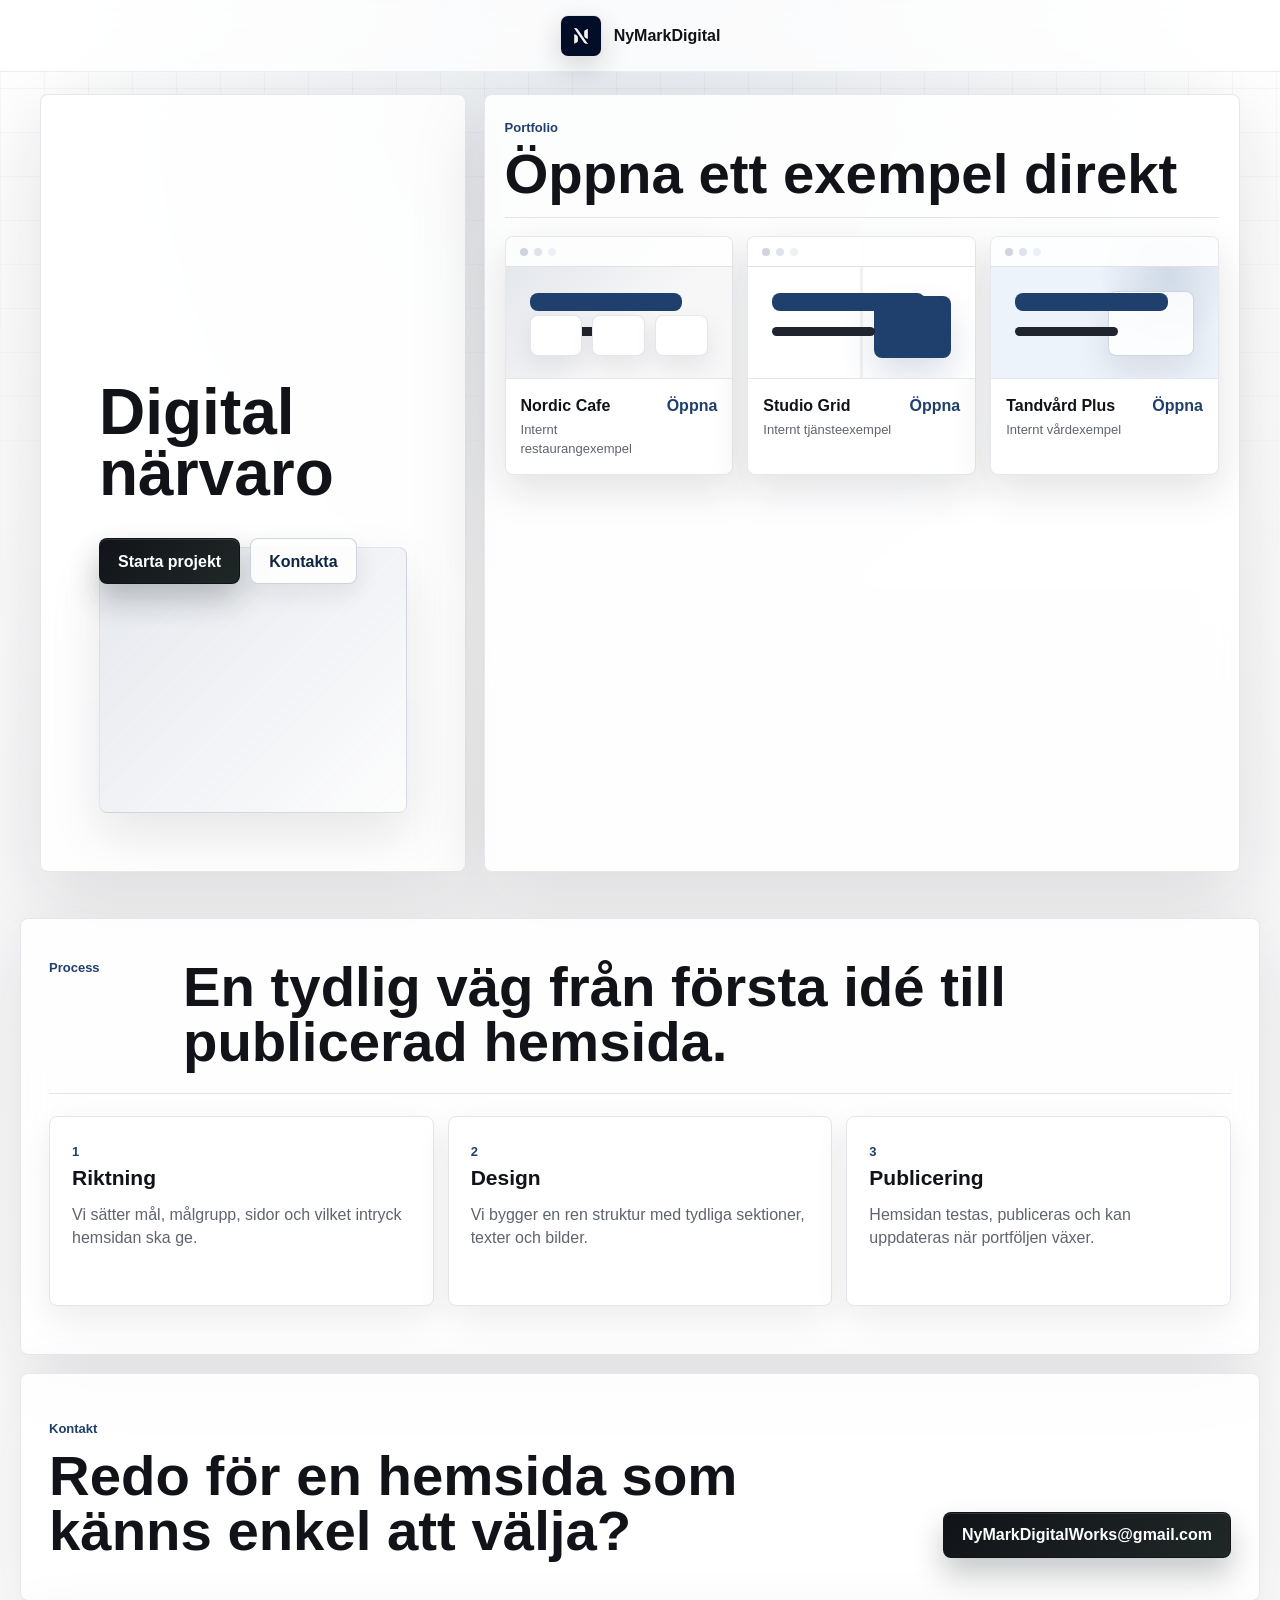
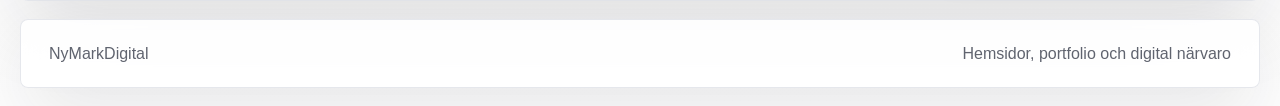
<file: index.html>
<!doctype html>
<html lang="sv">
  <head>
    <meta charset="utf-8" />
    <meta name="viewport" content="width=device-width, initial-scale=1" />
    <title>NyMarkDigital | Hemsidor med portfolio i fokus</title>
    <meta
      name="description"
      content="NyMarkDigital bygger rena, snabba och användarvänliga hemsidor. Utforska portföljen och öppna exempel direkt."
    />
    <link rel="icon" href="assets/nymarkdigital-logo.png" />
    <link rel="stylesheet" href="styles.css" />
  </head>
  <body>
    <header class="site-header">
      <a class="brand" href="index.html" aria-label="NyMarkDigital startsida">
        <img src="assets/nymarkdigital-logo.png" alt="NyMarkDigital logotyp" />
        <span>NyMarkDigital</span>
      </a>
    </header>

    <main>
      <section class="workspace" aria-labelledby="hero-title">
        <div class="intro-panel">
          <h1 id="hero-title"><span>Digital</span><span>närvaro</span></h1>
          <div class="intro-actions">
            <a class="primary-link" href="mailto:NyMarkDigitalWorks@gmail.com">Starta projekt</a>
            <a class="secondary-link" href="mailto:NyMarkDigitalWorks@gmail.com">Kontakta</a>
          </div>
        </div>

        <section class="portfolio-panel" id="portfolio" aria-labelledby="portfolio-title">
          <div class="panel-header">
            <div>
              <span>Portfolio</span>
              <h2 id="portfolio-title">Öppna ett exempel direkt</h2>
            </div>
          </div>

          <div class="portfolio-grid">
            <a class="work-card" href="examples/nordic-cafe/index.html">
              <span class="work-thumb thumb-cafe" aria-hidden="true">
                <span class="browser-bar"></span>
                <span class="thumb-line wide"></span>
                <span class="thumb-line"></span>
                <span class="thumb-row">
                  <span></span>
                  <span></span>
                  <span></span>
                </span>
              </span>
              <span class="work-meta">
                <span>
                  <strong>Nordic Cafe</strong>
                  <small>Internt restaurangexempel</small>
                </span>
                <span class="work-type">Öppna</span>
              </span>
            </a>

            <a class="work-card" href="examples/studio-grid/index.html">
              <span class="work-thumb thumb-studio" aria-hidden="true">
                <span class="browser-bar"></span>
                <span class="poster-block"></span>
                <span class="thumb-line wide"></span>
                <span class="thumb-line"></span>
              </span>
              <span class="work-meta">
                <span>
                  <strong>Studio Grid</strong>
                  <small>Internt tjänsteexempel</small>
                </span>
                <span class="work-type">Öppna</span>
              </span>
            </a>

            <a class="work-card" href="examples/tandvard-plus/index.html">
              <span class="work-thumb thumb-care" aria-hidden="true">
                <span class="browser-bar"></span>
                <span class="split-panel"></span>
                <span class="thumb-line wide"></span>
                <span class="thumb-line"></span>
              </span>
              <span class="work-meta">
                <span>
                  <strong>Tandvård Plus</strong>
                  <small>Internt vårdexempel</small>
                </span>
                <span class="work-type">Öppna</span>
              </span>
            </a>
          </div>
        </section>
      </section>

      <section class="process-section" id="process" aria-labelledby="process-title">
        <div class="section-heading">
          <span>Process</span>
          <h2 id="process-title">En tydlig väg från första idé till publicerad hemsida.</h2>
        </div>
        <div class="process-grid">
          <article>
            <span>1</span>
            <h3>Riktning</h3>
            <p>Vi sätter mål, målgrupp, sidor och vilket intryck hemsidan ska ge.</p>
          </article>
          <article>
            <span>2</span>
            <h3>Design</h3>
            <p>Vi bygger en ren struktur med tydliga sektioner, texter och bilder.</p>
          </article>
          <article>
            <span>3</span>
            <h3>Publicering</h3>
            <p>Hemsidan testas, publiceras och kan uppdateras när portföljen växer.</p>
          </article>
        </div>
      </section>

      <section class="contact-section" id="kontakt" aria-labelledby="contact-title">
        <div>
          <span>Kontakt</span>
          <h2 id="contact-title">Redo för en hemsida som känns enkel att välja?</h2>
        </div>
        <a class="primary-link" href="mailto:NyMarkDigitalWorks@gmail.com">NyMarkDigitalWorks@gmail.com</a>
      </section>
    </main>

    <footer class="site-footer">
      <span>NyMarkDigital</span>
      <span>Hemsidor, portfolio och digital närvaro</span>
    </footer>

  </body>
</html>
</file>
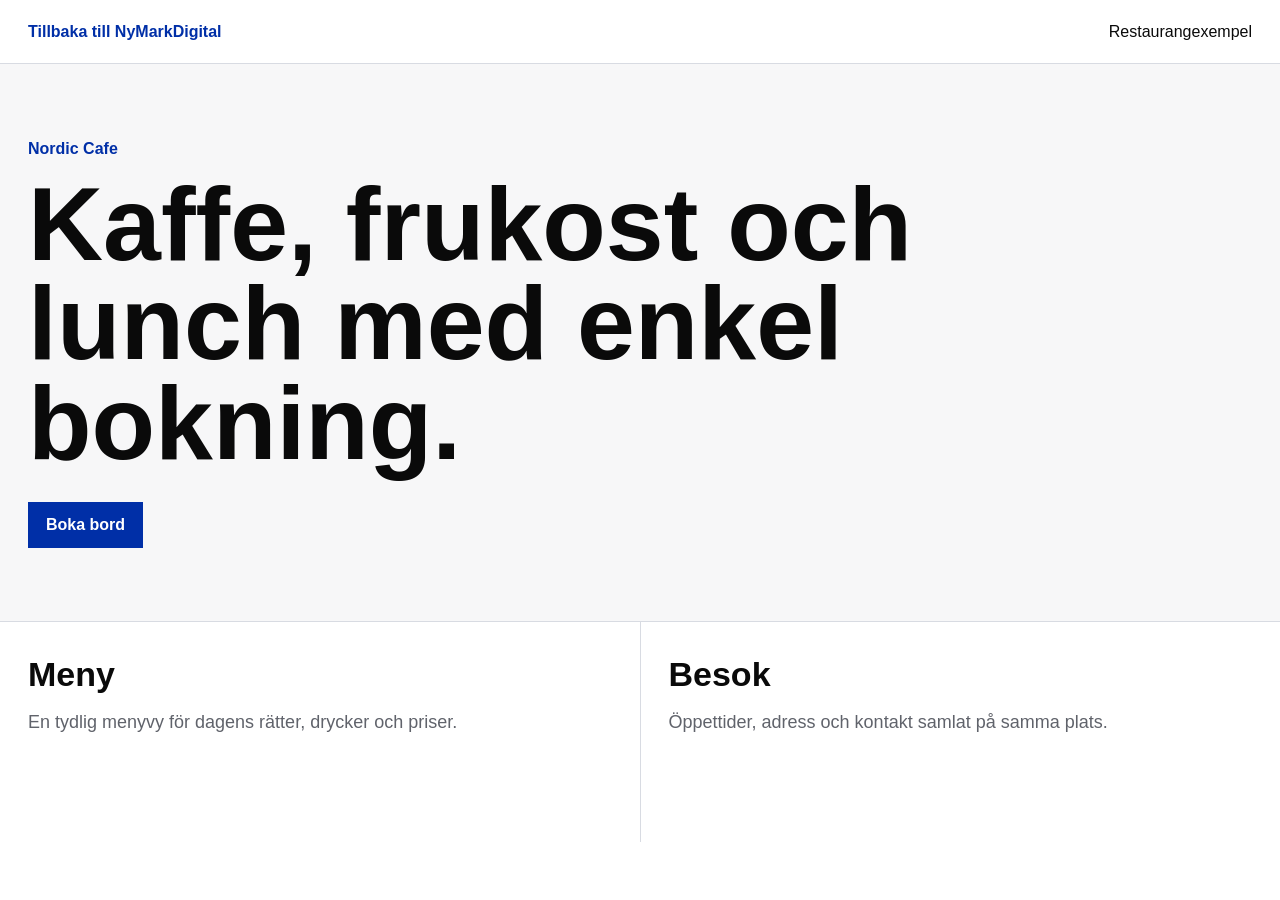
<file: examples/nordic-cafe/index.html>
<!doctype html>
<html lang="sv">
  <head>
    <meta charset="utf-8" />
    <meta name="viewport" content="width=device-width, initial-scale=1" />
    <title>Nordic Cafe | NyMarkDigital exempel</title>
    <link rel="stylesheet" href="../shared-example.css" />
  </head>
  <body class="example-page cafe">
    <header>
      <a href="../../index.html">Tillbaka till NyMarkDigital</a>
      <span>Restaurangexempel</span>
    </header>
    <main>
      <section class="example-hero">
        <p>Nordic Cafe</p>
        <h1>Kaffe, frukost och lunch med enkel bokning.</h1>
        <a href="mailto:kontakt@nymarkdigital.se">Boka bord</a>
      </section>
      <section class="example-grid">
        <article>
          <h2>Meny</h2>
          <p>En tydlig menyvy för dagens rätter, drycker och priser.</p>
        </article>
        <article>
          <h2>Besok</h2>
          <p>Öppettider, adress och kontakt samlat på samma plats.</p>
        </article>
      </section>
    </main>
  </body>
</html>
</file>
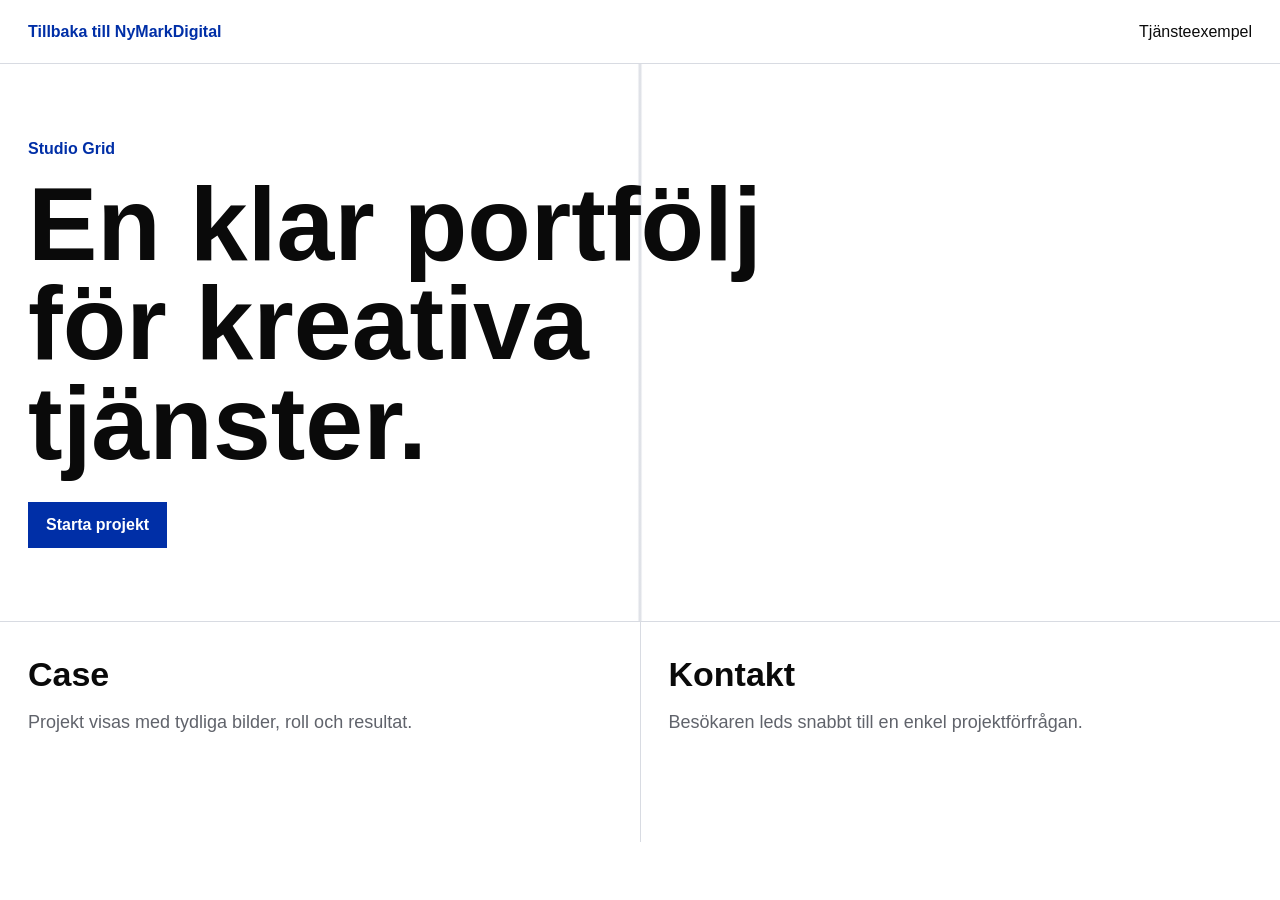
<file: examples/studio-grid/index.html>
<!doctype html>
<html lang="sv">
  <head>
    <meta charset="utf-8" />
    <meta name="viewport" content="width=device-width, initial-scale=1" />
    <title>Studio Grid | NyMarkDigital exempel</title>
    <link rel="stylesheet" href="../shared-example.css" />
  </head>
  <body class="example-page studio">
    <header>
      <a href="../../index.html">Tillbaka till NyMarkDigital</a>
      <span>Tjänsteexempel</span>
    </header>
    <main>
      <section class="example-hero">
        <p>Studio Grid</p>
        <h1>En klar portfölj för kreativa tjänster.</h1>
        <a href="mailto:kontakt@nymarkdigital.se">Starta projekt</a>
      </section>
      <section class="example-grid">
        <article>
          <h2>Case</h2>
          <p>Projekt visas med tydliga bilder, roll och resultat.</p>
        </article>
        <article>
          <h2>Kontakt</h2>
          <p>Besökaren leds snabbt till en enkel projektförfrågan.</p>
        </article>
      </section>
    </main>
  </body>
</html>
</file>
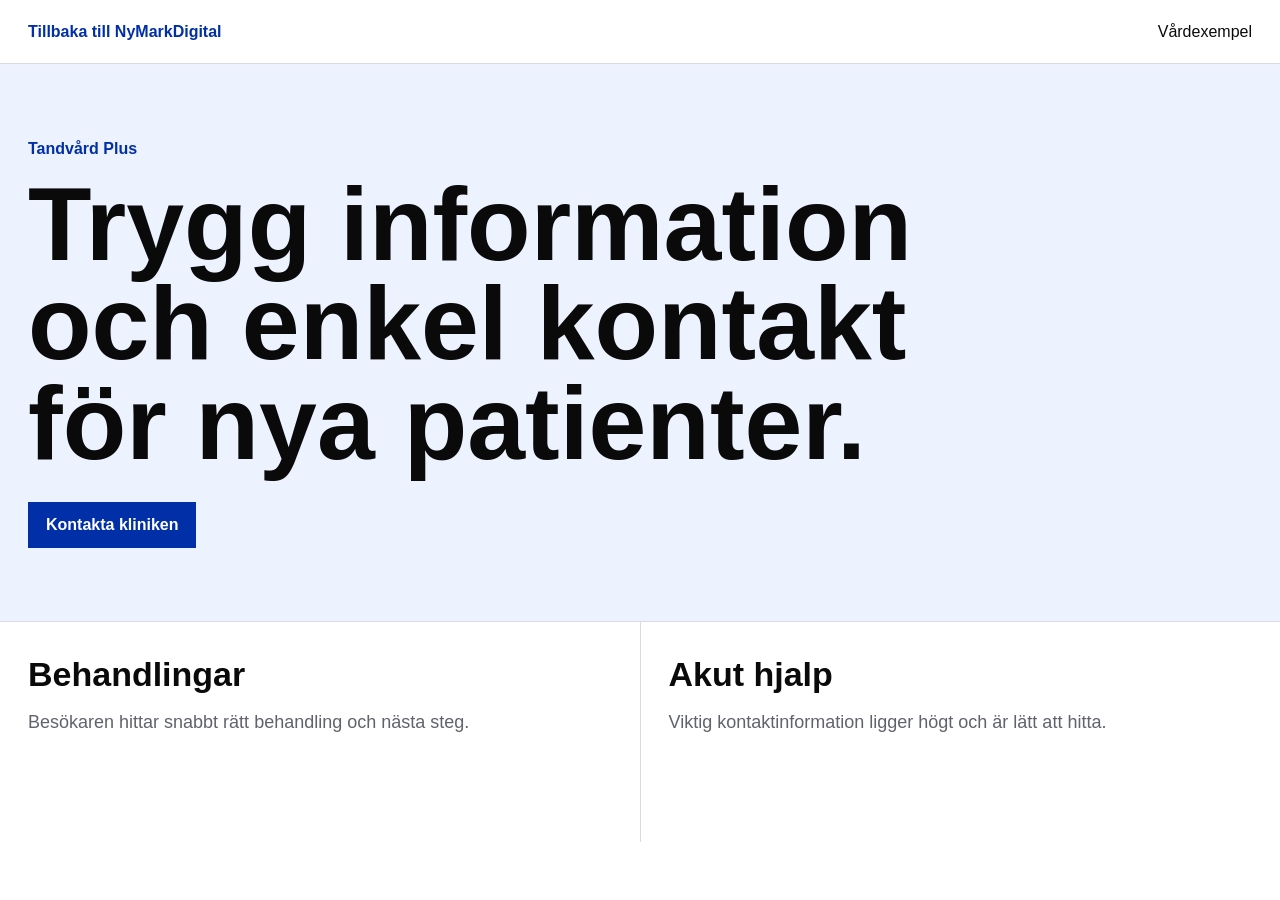
<file: examples/tandvard-plus/index.html>
<!doctype html>
<html lang="sv">
  <head>
    <meta charset="utf-8" />
    <meta name="viewport" content="width=device-width, initial-scale=1" />
    <title>Tandvård Plus | NyMarkDigital exempel</title>
    <link rel="stylesheet" href="../shared-example.css" />
  </head>
  <body class="example-page care">
    <header>
      <a href="../../index.html">Tillbaka till NyMarkDigital</a>
      <span>Vårdexempel</span>
    </header>
    <main>
      <section class="example-hero">
        <p>Tandvård Plus</p>
        <h1>Trygg information och enkel kontakt för nya patienter.</h1>
        <a href="mailto:kontakt@nymarkdigital.se">Kontakta kliniken</a>
      </section>
      <section class="example-grid">
        <article>
          <h2>Behandlingar</h2>
          <p>Besökaren hittar snabbt rätt behandling och nästa steg.</p>
        </article>
        <article>
          <h2>Akut hjalp</h2>
          <p>Viktig kontaktinformation ligger högt och är lätt att hitta.</p>
        </article>
      </section>
    </main>
  </body>
</html>
</file>
<file: styles.css>
:root {
  --surface: #ffffff;
  --surface-muted: #f7f7f8;
  --surface-soft: #f1f3f6;
  --ink: #111318;
  --muted: #60646f;
  --line: #e3e5ea;
  --accent: #1f3f6d;
  --accent-strong: #102542;
  --accent-soft: #edf3fb;
  --shadow-soft: 0 24px 80px rgba(21, 24, 33, 0.12);
  --shadow-card: 0 16px 40px rgba(21, 24, 33, 0.12);
  --shadow-lift: 0 22px 54px rgba(31, 63, 109, 0.22);
  --max: 1240px;
}

* {
  box-sizing: border-box;
}

html {
  scroll-behavior: smooth;
}

body {
  margin: 0;
  overflow-x: hidden;
  background:
    radial-gradient(circle at 50% 0%, rgba(31, 63, 109, 0.11), transparent 34%),
    linear-gradient(180deg, #ffffff 0%, #f7f7f8 52%, #ffffff 100%);
  color: var(--ink);
  font-family: Inter, "SF Pro Text", "Segoe UI", Roboto, Arial, sans-serif;
  line-height: 1.45;
}

body::before {
  content: "";
  position: fixed;
  inset: 0;
  z-index: -1;
  background:
    linear-gradient(rgba(17, 19, 24, 0.035) 1px, transparent 1px),
    linear-gradient(90deg, rgba(17, 19, 24, 0.035) 1px, transparent 1px);
  background-size: 44px 44px;
  mask-image: linear-gradient(to bottom, black, transparent 74%);
}

a {
  color: inherit;
  text-decoration: none;
}

button,
input,
textarea {
  font: inherit;
}

.site-header {
  position: sticky;
  top: 0;
  z-index: 20;
  display: flex;
  align-items: center;
  justify-content: center;
  min-height: 72px;
  padding: 14px max(20px, calc((100vw - var(--max)) / 2));
  background: rgba(255, 255, 255, 0.78);
  border-bottom: 1px solid rgba(227, 229, 234, 0.7);
  backdrop-filter: blur(18px);
}

.brand {
  display: inline-flex;
  align-items: center;
  gap: 12px;
  font-weight: 800;
  letter-spacing: 0;
}

.brand img {
  width: 42px;
  height: 42px;
  object-fit: cover;
  border: 1px solid var(--line);
  border-radius: 8px;
  box-shadow: 0 10px 28px rgba(21, 24, 33, 0.16);
}

.workspace {
  display: grid;
  grid-template-columns: minmax(300px, 0.72fr) minmax(0, 1.28fr);
  gap: 18px;
  width: min(100%, var(--max));
  max-width: var(--max);
  min-height: calc(100vh - 72px);
  margin: 0 auto;
  padding: 22px 20px 28px;
}

.intro-panel,
.portfolio-panel,
.process-section,
.contact-section,
.site-footer {
  min-width: 0;
  max-width: 100%;
  border: 1px solid rgba(227, 229, 234, 0.9);
  border-radius: 8px;
  background: rgba(255, 255, 255, 0.86);
  box-shadow: var(--shadow-soft);
  backdrop-filter: blur(18px);
}

.intro-panel {
  position: relative;
  overflow: hidden;
  display: flex;
  flex-direction: column;
  align-items: flex-start;
  justify-content: center;
  min-height: 0;
  padding: clamp(28px, 5vw, 58px);
}

.intro-panel::after {
  content: "";
  position: absolute;
  z-index: 0;
  left: clamp(28px, 5vw, 58px);
  right: clamp(28px, 5vw, 58px);
  bottom: clamp(28px, 5vw, 58px);
  height: 34%;
  border: 1px solid rgba(31, 63, 109, 0.12);
  border-radius: 8px;
  background:
    linear-gradient(135deg, rgba(31, 63, 109, 0.09), rgba(255, 255, 255, 0.62)),
    rgba(247, 247, 248, 0.72);
  box-shadow: 0 22px 52px rgba(21, 24, 33, 0.1);
  pointer-events: none;
}

.panel-header span,
.section-heading span,
.contact-section span,
.process-grid article span {
  color: var(--accent);
  font-size: 13px;
  font-weight: 700;
}

h1,
h2,
h3,
p {
  margin-top: 0;
}

h1,
h2,
h3,
.brand {
  font-family: Inter, "SF Pro Display", "Segoe UI", Roboto, Arial, sans-serif;
}

h1 {
  position: relative;
  z-index: 1;
  max-width: 720px;
  margin-bottom: 34px;
  font-size: clamp(52px, 5vw, 74px);
  font-weight: 760;
  line-height: 0.96;
  letter-spacing: 0;
  overflow-wrap: break-word;
}

h1 span {
  display: block;
}

h2 {
  margin-bottom: 0;
  font-size: clamp(32px, 4.4vw, 58px);
  font-weight: 760;
  line-height: 0.98;
  letter-spacing: 0;
  overflow-wrap: break-word;
}

h3 {
  margin-bottom: 10px;
  font-size: 21px;
  letter-spacing: 0;
}

.intro-actions {
  position: relative;
  z-index: 1;
  display: flex;
  flex-wrap: wrap;
  gap: 10px;
}

.primary-link,
.secondary-link {
  display: inline-flex;
  align-items: center;
  justify-content: center;
  min-height: 46px;
  border-radius: 8px;
  padding: 0 18px;
  font-weight: 700;
  text-align: center;
  overflow-wrap: anywhere;
  transition: transform 160ms ease, box-shadow 160ms ease, background 160ms ease, border-color 160ms ease;
}

.primary-link {
  background: linear-gradient(135deg, #111318 0%, #202827 100%);
  color: #ffffff;
  border: 1px solid rgba(17, 19, 24, 0.9);
  box-shadow: 0 16px 30px rgba(17, 19, 24, 0.24), inset 0 1px 0 rgba(255, 255, 255, 0.12);
}

.primary-link:hover,
.primary-link:focus-visible {
  background: linear-gradient(135deg, var(--accent-strong) 0%, var(--accent) 100%);
  box-shadow: var(--shadow-lift);
  transform: translateY(-2px);
}

.secondary-link {
  background: rgba(255, 255, 255, 0.88);
  color: var(--accent-strong);
  border: 1px solid rgba(31, 63, 109, 0.22);
  box-shadow: 0 10px 24px rgba(21, 24, 33, 0.08);
}

.secondary-link:hover,
.secondary-link:focus-visible {
  border-color: rgba(31, 63, 109, 0.36);
  background: var(--accent-soft);
  box-shadow: 0 16px 34px rgba(31, 63, 109, 0.15);
  transform: translateY(-2px);
}

.portfolio-panel {
  display: flex;
  flex-direction: column;
  min-width: 0;
  min-height: 0;
  padding: 20px;
}

.panel-header {
  display: block;
  padding-bottom: 16px;
  border-bottom: 1px solid var(--line);
}

.panel-header h2 {
  margin-top: 8px;
}

.portfolio-grid {
  display: grid;
  grid-template-columns: repeat(3, minmax(0, 1fr));
  gap: 14px;
  padding-top: 18px;
}

.work-card {
  display: grid;
  grid-template-rows: auto 1fr;
  min-width: 0;
  border: 1px solid rgba(227, 229, 234, 0.9);
  border-radius: 8px;
  overflow: hidden;
  background: #ffffff;
  box-shadow: var(--shadow-card);
  transition: transform 160ms ease, box-shadow 160ms ease, border-color 160ms ease;
}

.work-card:hover,
.work-card:focus-visible {
  border-color: rgba(31, 63, 109, 0.32);
  box-shadow: var(--shadow-lift);
  transform: translateY(-5px);
}

.work-thumb {
  position: relative;
  display: block;
  aspect-ratio: 16 / 10;
  overflow: hidden;
  border-bottom: 1px solid var(--line);
  background: var(--surface-muted);
}

.browser-bar {
  position: absolute;
  top: 0;
  left: 0;
  right: 0;
  height: 30px;
  background: rgba(255, 255, 255, 0.9);
  border-bottom: 1px solid rgba(17, 19, 24, 0.12);
}

.browser-bar::before {
  content: "";
  position: absolute;
  top: 11px;
  left: 14px;
  width: 8px;
  height: 8px;
  border-radius: 50%;
  background: #cfd4df;
  box-shadow: 14px 0 0 #dfe3ea, 28px 0 0 #edf0f5;
}

.thumb-line {
  position: absolute;
  left: 24px;
  right: 44%;
  height: 9px;
  border-radius: 8px;
  background: #20242c;
}

.thumb-line.wide {
  top: 56px;
  right: 22%;
  height: 18px;
  background: var(--accent);
}

.thumb-line:not(.wide) {
  top: 90px;
}

.thumb-row {
  position: absolute;
  left: 24px;
  right: 24px;
  bottom: 22px;
  display: grid;
  grid-template-columns: repeat(3, 1fr);
  gap: 10px;
}

.thumb-row span {
  aspect-ratio: 1.3;
  border: 1px solid rgba(227, 229, 234, 0.95);
  border-radius: 8px;
  background: #ffffff;
  box-shadow: 0 10px 24px rgba(21, 24, 33, 0.08);
}

.poster-block {
  position: absolute;
  right: 24px;
  bottom: 20px;
  width: 34%;
  height: 44%;
  border-radius: 8px;
  background: var(--accent);
  box-shadow: 0 18px 34px rgba(31, 63, 109, 0.16);
}

.split-panel {
  position: absolute;
  right: 24px;
  top: 54px;
  width: 38%;
  bottom: 22px;
  border: 1px solid rgba(31, 63, 109, 0.2);
  border-radius: 8px;
  background: rgba(255, 255, 255, 0.8);
  box-shadow: 0 16px 34px rgba(21, 24, 33, 0.1);
}

.thumb-cafe {
  background:
    linear-gradient(135deg, rgba(31, 63, 109, 0.1), transparent 62%),
    #f7f7f8;
}

.thumb-studio {
  background:
    linear-gradient(90deg, transparent 49%, rgba(17, 19, 24, 0.08) 50%, transparent 51%),
    #ffffff;
}

.thumb-care {
  background:
    radial-gradient(circle at 78% 26%, rgba(31, 63, 109, 0.14), transparent 34%),
    var(--accent-soft);
}

.work-meta {
  display: flex;
  align-items: flex-start;
  justify-content: space-between;
  gap: 14px;
  padding: 15px;
}

.work-meta strong,
.work-meta small,
.work-type {
  display: block;
}

.work-meta strong {
  margin-bottom: 4px;
  font-size: 16px;
}

.work-meta small {
  color: var(--muted);
  font-size: 13px;
}

.work-type {
  color: var(--accent);
  font-weight: 700;
  white-space: nowrap;
}

.process-section,
.contact-section,
.site-footer {
  max-width: var(--max);
  margin: 18px auto 0;
}

.process-section {
  padding: 40px 28px 48px;
}

.section-heading {
  display: grid;
  grid-template-columns: 110px minmax(0, 1fr);
  gap: 24px;
  align-items: start;
  padding-bottom: 24px;
  border-bottom: 1px solid var(--line);
}

.section-heading h2 {
  max-width: 840px;
}

.process-grid {
  display: grid;
  grid-template-columns: repeat(3, minmax(0, 1fr));
  gap: 14px;
  margin-top: 22px;
}

.process-grid article {
  min-height: 190px;
  border: 1px solid var(--line);
  border-radius: 8px;
  padding: 22px;
  background: #ffffff;
  box-shadow: 0 14px 34px rgba(21, 24, 33, 0.08);
}

.process-grid p {
  color: var(--muted);
}

.contact-section {
  display: grid;
  grid-template-columns: minmax(0, 1fr) auto;
  gap: 32px;
  align-items: end;
  padding: 42px 28px;
}

.contact-section h2 {
  max-width: 760px;
  margin: 8px 0 0;
}

.site-footer {
  display: flex;
  justify-content: space-between;
  gap: 20px;
  padding: 22px 28px;
  color: var(--muted);
  margin-bottom: 18px;
}

@media (max-width: 1040px) {
  .workspace {
    grid-template-columns: 1fr;
    min-height: auto;
  }

  .intro-panel {
    min-height: 330px;
  }
}

@media (max-width: 760px) {
  .site-header {
    position: static;
  }

  .workspace {
    width: 100%;
    max-width: 100%;
    padding: 14px 12px 18px;
  }

  .intro-panel {
    min-height: auto;
    padding: 28px 20px;
  }

  .intro-panel::after {
    left: 20px;
    right: 20px;
    bottom: 20px;
    height: 30%;
  }

  h1 {
    font-size: 52px;
  }

  h2 {
    font-size: 30px;
  }

  .portfolio-panel {
    padding: 14px;
  }

  .section-heading,
  .contact-section {
    grid-template-columns: 1fr;
  }

  .portfolio-grid,
  .process-grid {
    grid-template-columns: 1fr;
  }

  .process-section,
  .contact-section,
  .site-footer {
    margin-left: 12px;
    margin-right: 12px;
    padding-left: 18px;
    padding-right: 18px;
  }

  .site-footer {
    flex-direction: column;
  }
}

@media (max-width: 460px) {
  h1 {
    font-size: 42px;
  }

  h2 {
    font-size: 26px;
  }

  .primary-link,
  .secondary-link {
    width: 100%;
  }
}
</file>
<file: examples/shared-example.css>
:root {
  --ink: #0a0a0a;
  --line: #d8dbe2;
  --blue: #002fa7;
}

* {
  box-sizing: border-box;
}

body {
  margin: 0;
  color: var(--ink);
  font-family: "Helvetica Neue", Helvetica, Arial, sans-serif;
  line-height: 1.45;
}

a {
  color: inherit;
  text-decoration: none;
}

header {
  display: flex;
  justify-content: space-between;
  gap: 20px;
  padding: 20px 28px;
  border-bottom: 1px solid var(--line);
  background: #ffffff;
}

header a {
  color: var(--blue);
  font-weight: 700;
}

main {
  min-height: calc(100vh - 66px);
}

.example-hero {
  display: grid;
  align-content: center;
  min-height: 62vh;
  padding: 56px 28px;
  border-bottom: 1px solid var(--line);
}

.example-hero p {
  margin: 0 0 14px;
  color: var(--blue);
  font-weight: 700;
}

.example-hero h1 {
  max-width: 900px;
  margin: 0 0 28px;
  font-size: clamp(44px, 9vw, 104px);
  line-height: 0.96;
  letter-spacing: 0;
}

.example-hero a {
  display: inline-flex;
  width: fit-content;
  min-height: 46px;
  align-items: center;
  padding: 0 18px;
  background: var(--blue);
  color: #ffffff;
  font-weight: 700;
}

.example-grid {
  display: grid;
  grid-template-columns: repeat(2, minmax(0, 1fr));
  gap: 1px;
  background: var(--line);
}

.example-grid article {
  min-height: 220px;
  padding: 28px;
  background: #ffffff;
}

.example-grid h2 {
  margin: 0 0 10px;
  font-size: 34px;
}

.example-grid p {
  max-width: 520px;
  margin: 0;
  color: #60636b;
  font-size: 18px;
}

.cafe .example-hero {
  background: #f7f7f8;
}

.studio .example-hero {
  background:
    linear-gradient(90deg, transparent 49.8%, var(--line) 50%, transparent 50.2%),
    #ffffff;
}

.care .example-hero {
  background: #edf2ff;
}

@media (max-width: 720px) {
  header,
  .example-grid {
    grid-template-columns: 1fr;
  }

  header {
    flex-direction: column;
  }

  .example-grid {
    display: block;
  }

  .example-grid article {
    border-bottom: 1px solid var(--line);
  }
}
</file>
